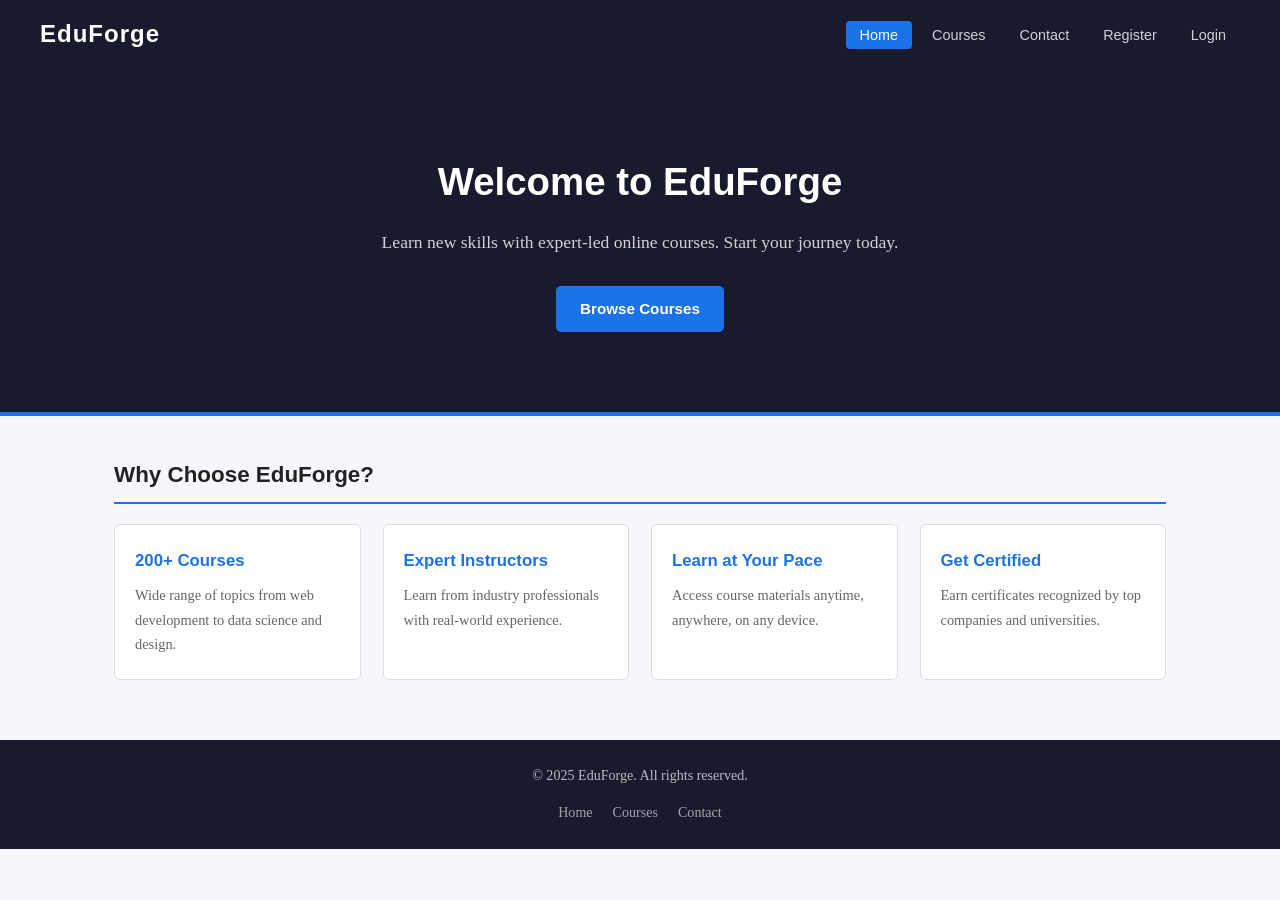
<file: index.html>
<!DOCTYPE html>
<html lang="en">
<head>
  <meta charset="UTF-8" />
  <meta name="viewport" content="width=device-width, initial-scale=1.0" />
  <title>EduForge - Home</title>
  <link rel="stylesheet" href="styles.css" />
</head>
<body>

  <!-- Navigation -->
  <nav>
    <div class="logo">EduForge</div>
    <ul>
      <li><a href="index.html" class="active">Home</a></li>
      <li><a href="courses.html">Courses</a></li>
      <li><a href="contact.html">Contact</a></li>
      <li><a href="register.html">Register</a></li>
      <li><a href="login.html">Login</a></li>
    </ul>
  </nav>

  <!-- Banner / Hero -->
  <header class="banner">
    <h1>Welcome to EduForge</h1>
    <p>Learn new skills with expert-led online courses. Start your journey today.</p>
    <a href="courses.html" class="btn">Browse Courses</a>
  </header>

  <!-- Introduction -->
  <section class="intro">
    <h2>Why Choose EduForge?</h2>
    <div class="cards">
      <div class="card">
        <h3>200+ Courses</h3>
        <p>Wide range of topics from web development to data science and design.</p>
      </div>
      <div class="card">
        <h3>Expert Instructors</h3>
        <p>Learn from industry professionals with real-world experience.</p>
      </div>
      <div class="card">
        <h3>Learn at Your Pace</h3>
        <p>Access course materials anytime, anywhere, on any device.</p>
      </div>
      <div class="card">
        <h3>Get Certified</h3>
        <p>Earn certificates recognized by top companies and universities.</p>
      </div>
    </div>
  </section>

  <!-- Footer -->
  <footer>
    <p>&copy; 2025 EduForge. All rights reserved.</p>
    <ul>
      <li><a href="index.html">Home</a></li>
      <li><a href="courses.html">Courses</a></li>
      <li><a href="contact.html">Contact</a></li>
    </ul>
  </footer>

</body>
</html>
</file>
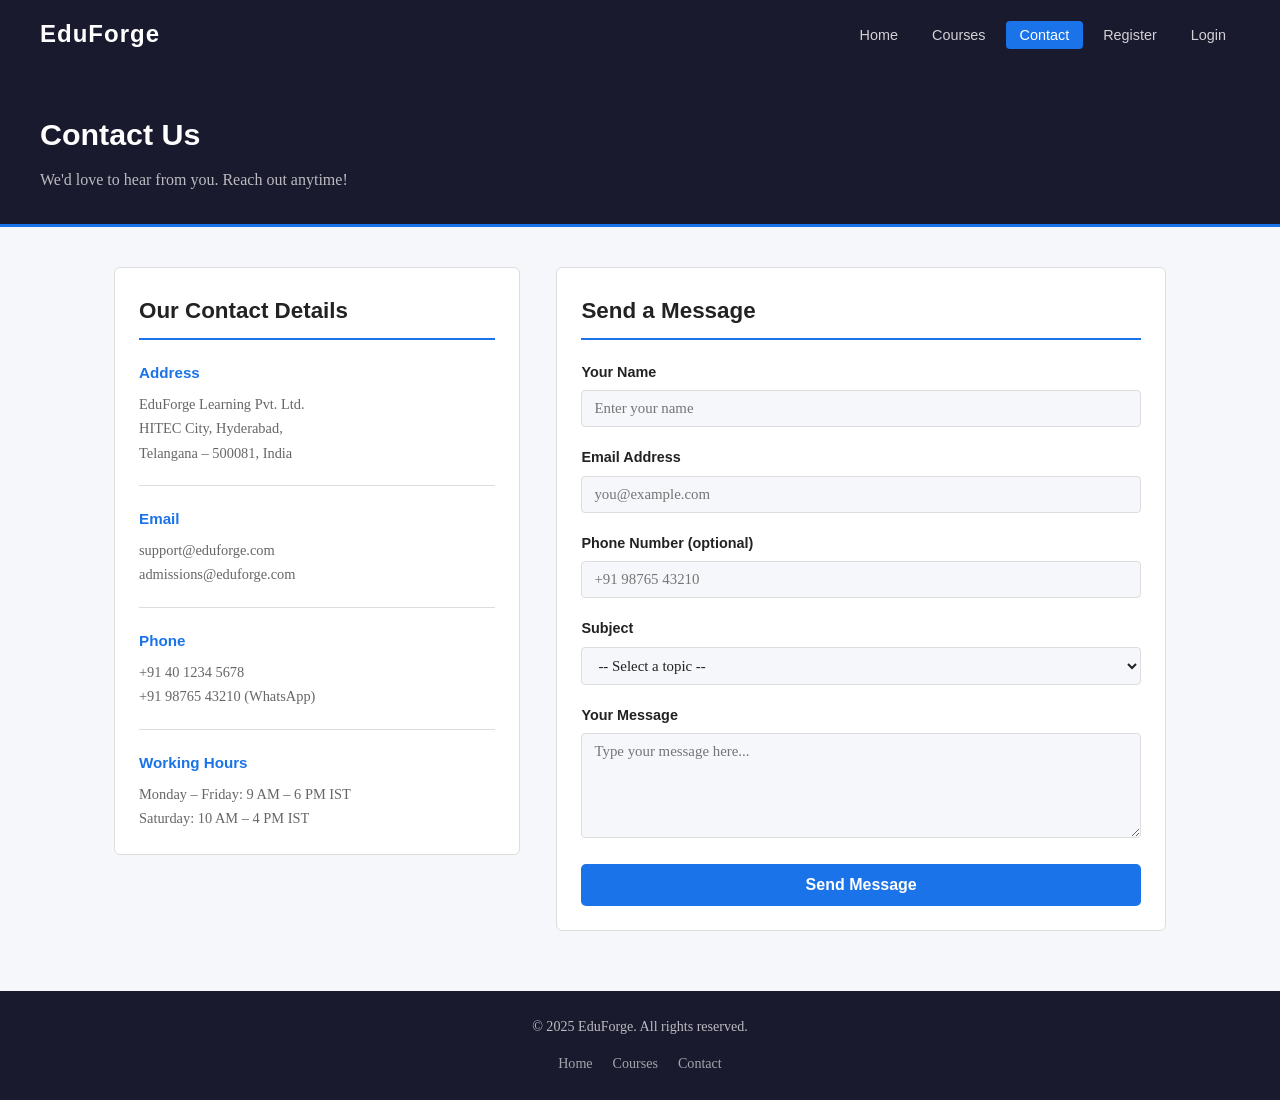
<file: contact.html>
<!DOCTYPE html>
<html lang="en">
<head>
  <meta charset="UTF-8" />
  <meta name="viewport" content="width=device-width, initial-scale=1.0" />
  <title>Contact - EduForge</title>
  <link rel="stylesheet" href="styles.css" />
</head>
<body>

  <!-- Navigation -->
  <nav>
    <div class="logo">EduForge</div>
    <ul>
      <li><a href="index.html">Home</a></li>
      <li><a href="courses.html">Courses</a></li>
      <li><a href="contact.html" class="active">Contact</a></li>
      <li><a href="register.html">Register</a></li>
      <li><a href="login.html">Login</a></li>
    </ul>
  </nav>

  <!-- Page Title -->
  <section class="page-title">
    <h1>Contact Us</h1>
    <p>We'd love to hear from you. Reach out anytime!</p>
  </section>

  <!-- Contact Section -->
  <section class="contact-section">

    <!-- Contact Info -->
    <div class="contact-info">
      <h2>Our Contact Details</h2>

      <div class="info-item">
        <h3>Address</h3>
        <p>EduForge Learning Pvt. Ltd.<br />
           HITEC City, Hyderabad,<br />
           Telangana – 500081, India</p>
      </div>

      <div class="info-item">
        <h3>Email</h3>
        <p>support@eduforge.com</p>
        <p>admissions@eduforge.com</p>
      </div>

      <div class="info-item">
        <h3>Phone</h3>
        <p>+91 40 1234 5678</p>
        <p>+91 98765 43210 (WhatsApp)</p>
      </div>

      <div class="info-item">
        <h3>Working Hours</h3>
        <p>Monday – Friday: 9 AM – 6 PM IST</p>
        <p>Saturday: 10 AM – 4 PM IST</p>
      </div>
    </div>

    <!-- Contact Form -->
    <div class="contact-form">
      <h2>Send a Message</h2>

      <div id="contactSuccess" class="msg-success" style="display:none;">
        Thank you! We will respond within 24 hours.
      </div>

      <form id="contactForm" novalidate>

        <div class="form-group">
          <label for="cName">Your Name</label>
          <input type="text" id="cName" placeholder="Enter your name" />
          <span class="error" id="cNameErr"></span>
        </div>

        <div class="form-group">
          <label for="cEmail">Email Address</label>
          <input type="email" id="cEmail" placeholder="you@example.com" />
          <span class="error" id="cEmailErr"></span>
        </div>

        <div class="form-group">
          <label for="cPhone">Phone Number (optional)</label>
          <input type="tel" id="cPhone" placeholder="+91 98765 43210" />
        </div>

        <div class="form-group">
          <label for="cSubject">Subject</label>
          <select id="cSubject">
            <option value="">-- Select a topic --</option>
            <option>Course Enquiry</option>
            <option>Technical Support</option>
            <option>Billing &amp; Payment</option>
            <option>Certificate Issue</option>
            <option>Other</option>
          </select>
          <span class="error" id="cSubjectErr"></span>
        </div>

        <div class="form-group">
          <label for="cMessage">Your Message</label>
          <textarea id="cMessage" rows="5" placeholder="Type your message here..."></textarea>
          <span class="error" id="cMessageErr"></span>
        </div>

        <button type="submit" class="btn">Send Message</button>
      </form>
    </div>

  </section>

  <!-- Footer -->
  <footer>
    <p>&copy; 2025 EduForge. All rights reserved.</p>
    <ul>
      <li><a href="index.html">Home</a></li>
      <li><a href="courses.html">Courses</a></li>
      <li><a href="contact.html">Contact</a></li>
    </ul>
  </footer>

  <script>
    document.getElementById("contactForm").addEventListener("submit", function(e) {
      e.preventDefault();

      document.querySelectorAll(".error").forEach(el => el.textContent = "");
      document.getElementById("contactSuccess").style.display = "none";

      var name    = document.getElementById("cName").value.trim();
      var email   = document.getElementById("cEmail").value.trim();
      var subject = document.getElementById("cSubject").value;
      var message = document.getElementById("cMessage").value.trim();
      var valid   = true;

      if (name.length < 2) {
        document.getElementById("cNameErr").textContent = "Please enter your name.";
        valid = false;
      }
      if (!/^[^\s@]+@[^\s@]+\.[^\s@]+$/.test(email)) {
        document.getElementById("cEmailErr").textContent = "Please enter a valid email.";
        valid = false;
      }
      if (!subject) {
        document.getElementById("cSubjectErr").textContent = "Please select a subject.";
        valid = false;
      }
      if (message.length < 10) {
        document.getElementById("cMessageErr").textContent = "Message must be at least 10 characters.";
        valid = false;
      }

      if (valid) {
        document.getElementById("contactSuccess").style.display = "block";
        this.reset();
      }
    });
  </script>

</body>
</html>
</file>
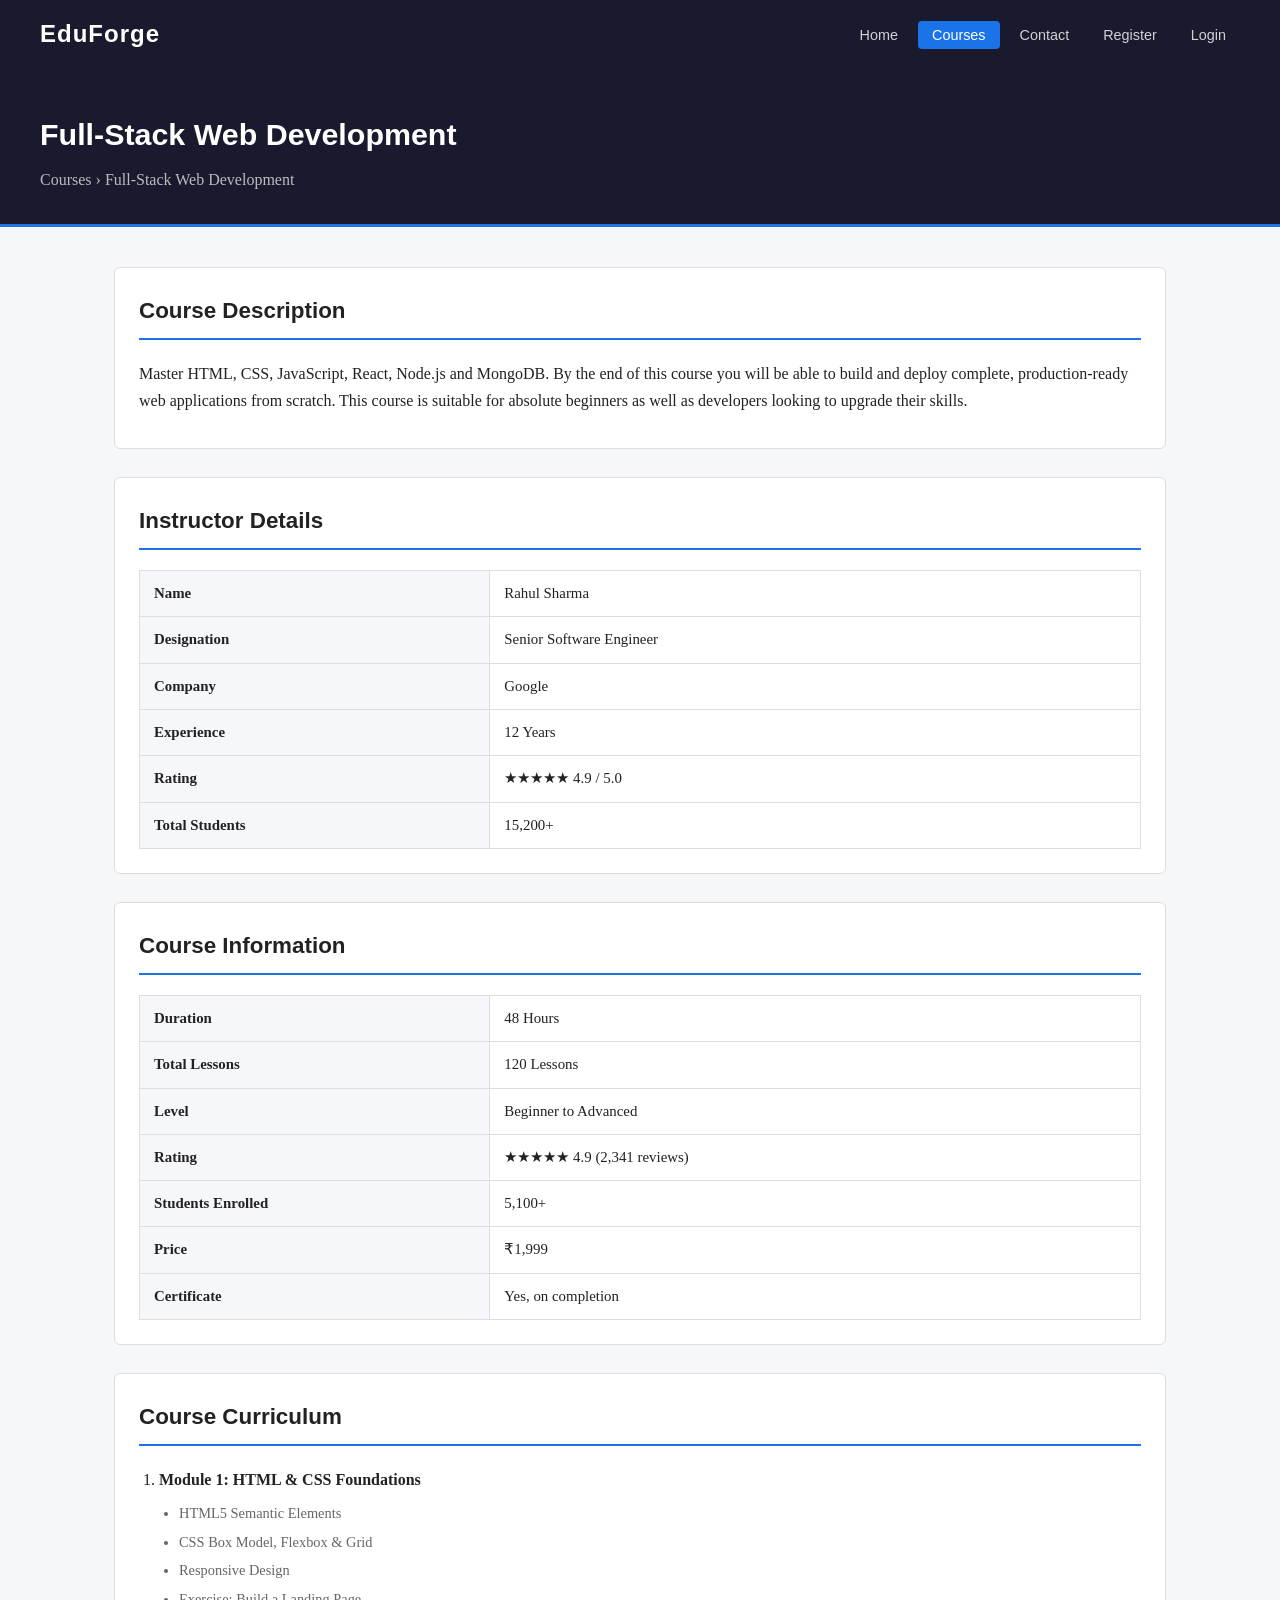
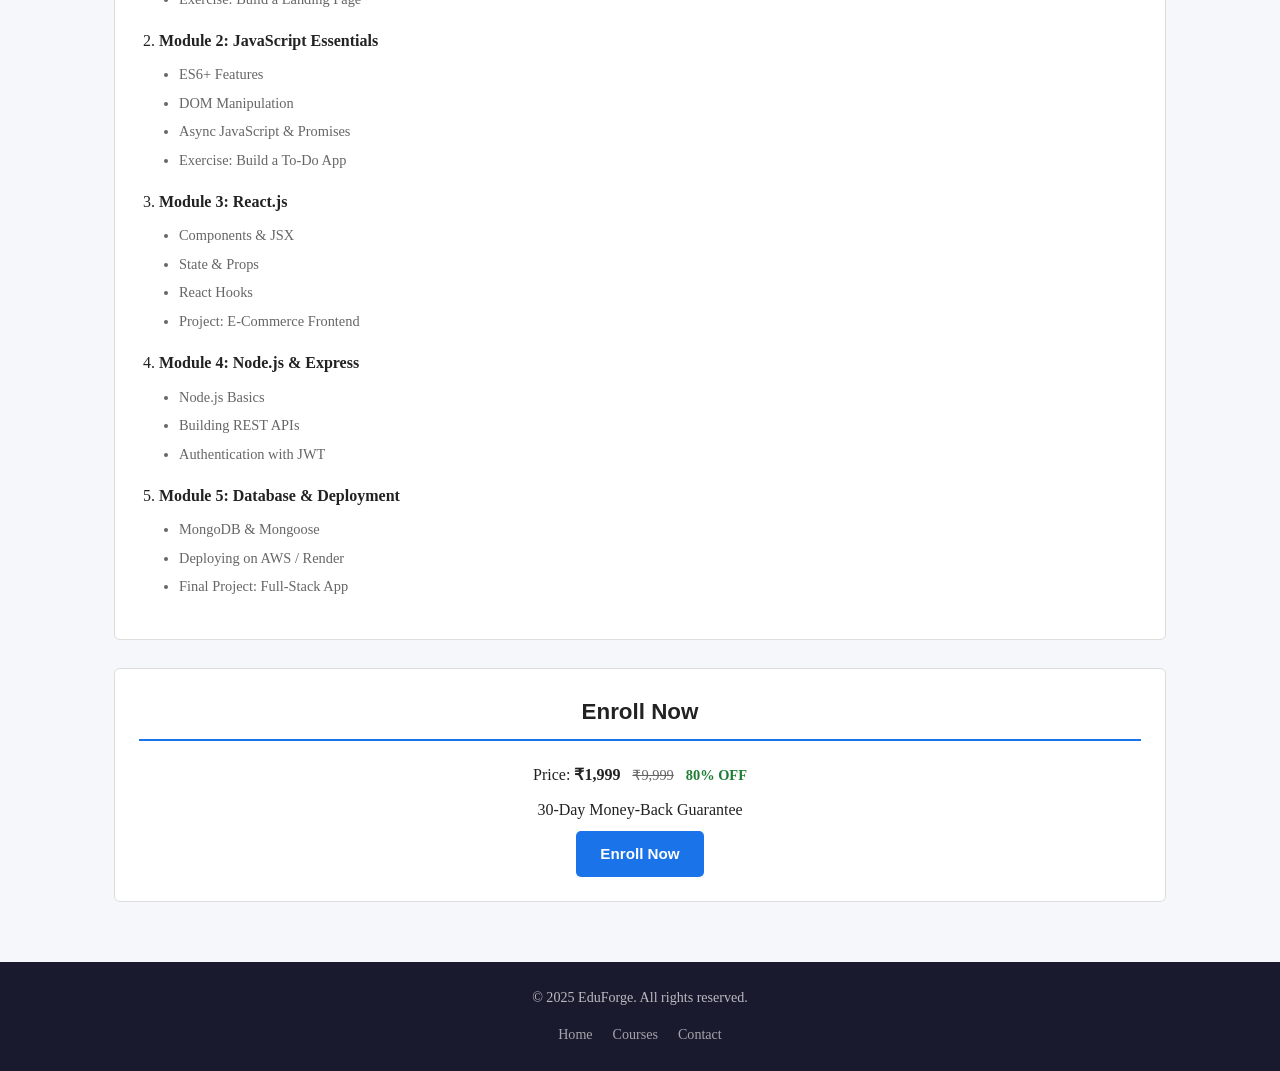
<file: course-detail.html>
<!DOCTYPE html>
<html lang="en">
<head>
  <meta charset="UTF-8" />
  <meta name="viewport" content="width=device-width, initial-scale=1.0" />
  <title>Course Detail - EduForge</title>
  <link rel="stylesheet" href="styles.css" />
</head>
<body>

  <!-- Navigation -->
  <nav>
    <div class="logo">EduForge</div>
    <ul>
      <li><a href="index.html">Home</a></li>
      <li><a href="courses.html" class="active">Courses</a></li>
      <li><a href="contact.html">Contact</a></li>
      <li><a href="register.html">Register</a></li>
      <li><a href="login.html">Login</a></li>
    </ul>
  </nav>

  <!-- Page Title -->
  <section class="page-title">
    <h1>Full-Stack Web Development</h1>
    <p><a href="courses.html">Courses</a> &rsaquo; Full-Stack Web Development</p>
  </section>

  <!-- Course Detail -->
  <section class="detail-section">

    <!-- Description -->
    <div class="detail-box">
      <h2>Course Description</h2>
      <p>Master HTML, CSS, JavaScript, React, Node.js and MongoDB. By the end of this course you will be able to build and deploy complete, production-ready web applications from scratch. This course is suitable for absolute beginners as well as developers looking to upgrade their skills.</p>
    </div>

    <!-- Instructor -->
    <div class="detail-box">
      <h2>Instructor Details</h2>
      <table class="info-table">
        <tr><th>Name</th><td>Rahul Sharma</td></tr>
        <tr><th>Designation</th><td>Senior Software Engineer</td></tr>
        <tr><th>Company</th><td>Google</td></tr>
        <tr><th>Experience</th><td>12 Years</td></tr>
        <tr><th>Rating</th><td>★★★★★ 4.9 / 5.0</td></tr>
        <tr><th>Total Students</th><td>15,200+</td></tr>
      </table>
    </div>

    <!-- Course Info -->
    <div class="detail-box">
      <h2>Course Information</h2>
      <table class="info-table">
        <tr><th>Duration</th><td>48 Hours</td></tr>
        <tr><th>Total Lessons</th><td>120 Lessons</td></tr>
        <tr><th>Level</th><td>Beginner to Advanced</td></tr>
        <tr><th>Rating</th><td>★★★★★ 4.9 (2,341 reviews)</td></tr>
        <tr><th>Students Enrolled</th><td>5,100+</td></tr>
        <tr><th>Price</th><td>₹1,999</td></tr>
        <tr><th>Certificate</th><td>Yes, on completion</td></tr>
      </table>
    </div>

    <!-- Curriculum -->
    <div class="detail-box">
      <h2>Course Curriculum</h2>
      <ol class="curriculum-list">
        <li>
          <strong>Module 1: HTML &amp; CSS Foundations</strong>
          <ul>
            <li>HTML5 Semantic Elements</li>
            <li>CSS Box Model, Flexbox &amp; Grid</li>
            <li>Responsive Design</li>
            <li>Exercise: Build a Landing Page</li>
          </ul>
        </li>
        <li>
          <strong>Module 2: JavaScript Essentials</strong>
          <ul>
            <li>ES6+ Features</li>
            <li>DOM Manipulation</li>
            <li>Async JavaScript &amp; Promises</li>
            <li>Exercise: Build a To-Do App</li>
          </ul>
        </li>
        <li>
          <strong>Module 3: React.js</strong>
          <ul>
            <li>Components &amp; JSX</li>
            <li>State &amp; Props</li>
            <li>React Hooks</li>
            <li>Project: E-Commerce Frontend</li>
          </ul>
        </li>
        <li>
          <strong>Module 4: Node.js &amp; Express</strong>
          <ul>
            <li>Node.js Basics</li>
            <li>Building REST APIs</li>
            <li>Authentication with JWT</li>
          </ul>
        </li>
        <li>
          <strong>Module 5: Database &amp; Deployment</strong>
          <ul>
            <li>MongoDB &amp; Mongoose</li>
            <li>Deploying on AWS / Render</li>
            <li>Final Project: Full-Stack App</li>
          </ul>
        </li>
      </ol>
    </div>

    <!-- Enroll -->
    <div class="detail-box enroll-box">
      <h2>Enroll Now</h2>
      <p>Price: <strong>₹1,999</strong> &nbsp; <span class="old-price">₹9,999</span> &nbsp; <span class="discount">80% OFF</span></p>
      <p>30-Day Money-Back Guarantee</p>
      <a href="register.html" class="btn">Enroll Now</a>
    </div>

  </section>

  <!-- Footer -->
  <footer>
    <p>&copy; 2025 EduForge. All rights reserved.</p>
    <ul>
      <li><a href="index.html">Home</a></li>
      <li><a href="courses.html">Courses</a></li>
      <li><a href="contact.html">Contact</a></li>
    </ul>
  </footer>

</body>
</html>
</file>
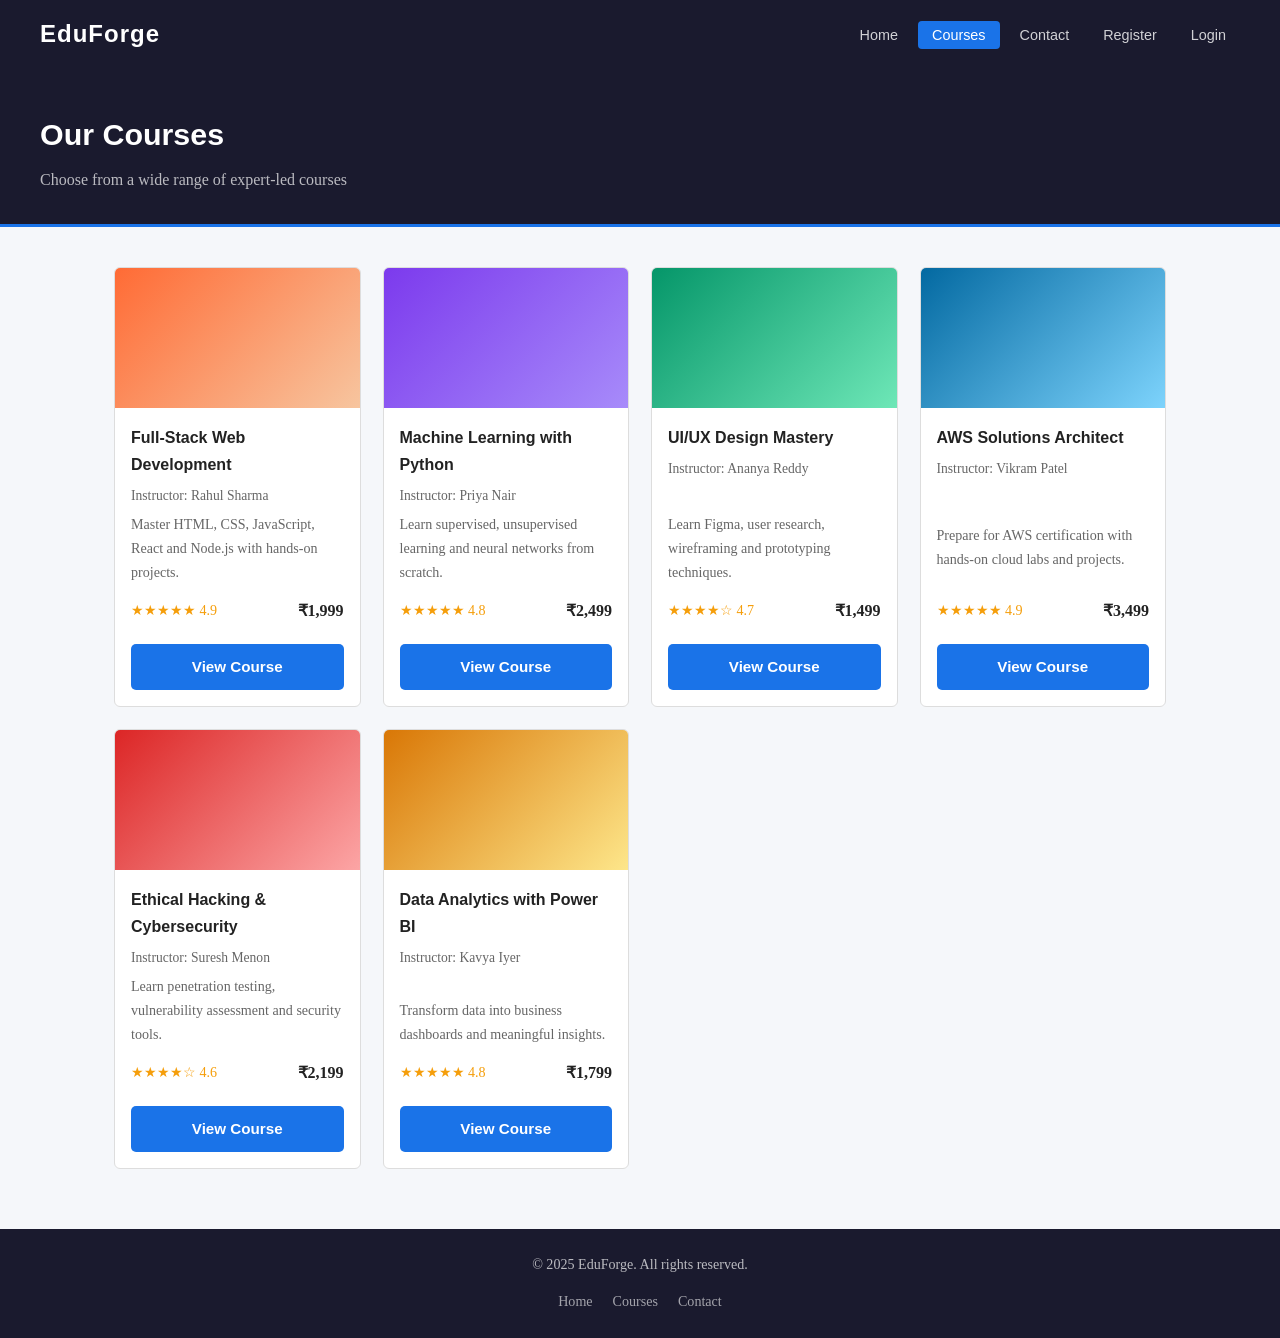
<file: courses.html>
<!DOCTYPE html>
<html lang="en">
<head>
  <meta charset="UTF-8" />
  <meta name="viewport" content="width=device-width, initial-scale=1.0" />
  <title>Courses - EduForge</title>
  <link rel="stylesheet" href="styles.css" />
</head>
<body>

  <!-- Navigation -->
  <nav>
    <div class="logo">EduForge</div>
    <ul>
      <li><a href="index.html">Home</a></li>
      <li><a href="courses.html" class="active">Courses</a></li>
      <li><a href="contact.html">Contact</a></li>
      <li><a href="register.html">Register</a></li>
      <li><a href="login.html">Login</a></li>
    </ul>
  </nav>

  <!-- Page Title -->
  <section class="page-title">
    <h1>Our Courses</h1>
    <p>Choose from a wide range of expert-led courses</p>
  </section>

  <!-- Course Cards -->
  <section class="courses-section">
    <div class="cards">

      <div class="course-card">
        <div class="course-img img1"></div>
        <div class="course-info">
          <h3>Full-Stack Web Development</h3>
          <p class="instructor">Instructor: Rahul Sharma</p>
          <p>Master HTML, CSS, JavaScript, React and Node.js with hands-on projects.</p>
          <div class="course-meta">
            <span class="rating">★★★★★ 4.9</span>
            <span class="price">₹1,999</span>
          </div>
          <a href="course-detail.html" class="btn">View Course</a>
        </div>
      </div>

      <div class="course-card">
        <div class="course-img img2"></div>
        <div class="course-info">
          <h3>Machine Learning with Python</h3>
          <p class="instructor">Instructor: Priya Nair</p>
          <p>Learn supervised, unsupervised learning and neural networks from scratch.</p>
          <div class="course-meta">
            <span class="rating">★★★★★ 4.8</span>
            <span class="price">₹2,499</span>
          </div>
          <a href="course-detail.html" class="btn">View Course</a>
        </div>
      </div>

      <div class="course-card">
        <div class="course-img img3"></div>
        <div class="course-info">
          <h3>UI/UX Design Mastery</h3>
          <p class="instructor">Instructor: Ananya Reddy</p>
          <p>Learn Figma, user research, wireframing and prototyping techniques.</p>
          <div class="course-meta">
            <span class="rating">★★★★☆ 4.7</span>
            <span class="price">₹1,499</span>
          </div>
          <a href="course-detail.html" class="btn">View Course</a>
        </div>
      </div>

      <div class="course-card">
        <div class="course-img img4"></div>
        <div class="course-info">
          <h3>AWS Solutions Architect</h3>
          <p class="instructor">Instructor: Vikram Patel</p>
          <p>Prepare for AWS certification with hands-on cloud labs and projects.</p>
          <div class="course-meta">
            <span class="rating">★★★★★ 4.9</span>
            <span class="price">₹3,499</span>
          </div>
          <a href="course-detail.html" class="btn">View Course</a>
        </div>
      </div>

      <div class="course-card">
        <div class="course-img img5"></div>
        <div class="course-info">
          <h3>Ethical Hacking &amp; Cybersecurity</h3>
          <p class="instructor">Instructor: Suresh Menon</p>
          <p>Learn penetration testing, vulnerability assessment and security tools.</p>
          <div class="course-meta">
            <span class="rating">★★★★☆ 4.6</span>
            <span class="price">₹2,199</span>
          </div>
          <a href="course-detail.html" class="btn">View Course</a>
        </div>
      </div>

      <div class="course-card">
        <div class="course-img img6"></div>
        <div class="course-info">
          <h3>Data Analytics with Power BI</h3>
          <p class="instructor">Instructor: Kavya Iyer</p>
          <p>Transform data into business dashboards and meaningful insights.</p>
          <div class="course-meta">
            <span class="rating">★★★★★ 4.8</span>
            <span class="price">₹1,799</span>
          </div>
          <a href="course-detail.html" class="btn">View Course</a>
        </div>
      </div>

    </div>
  </section>

  <!-- Footer -->
  <footer>
    <p>&copy; 2025 EduForge. All rights reserved.</p>
    <ul>
      <li><a href="index.html">Home</a></li>
      <li><a href="courses.html">Courses</a></li>
      <li><a href="contact.html">Contact</a></li>
    </ul>
  </footer>

</body>
</html>
</file>
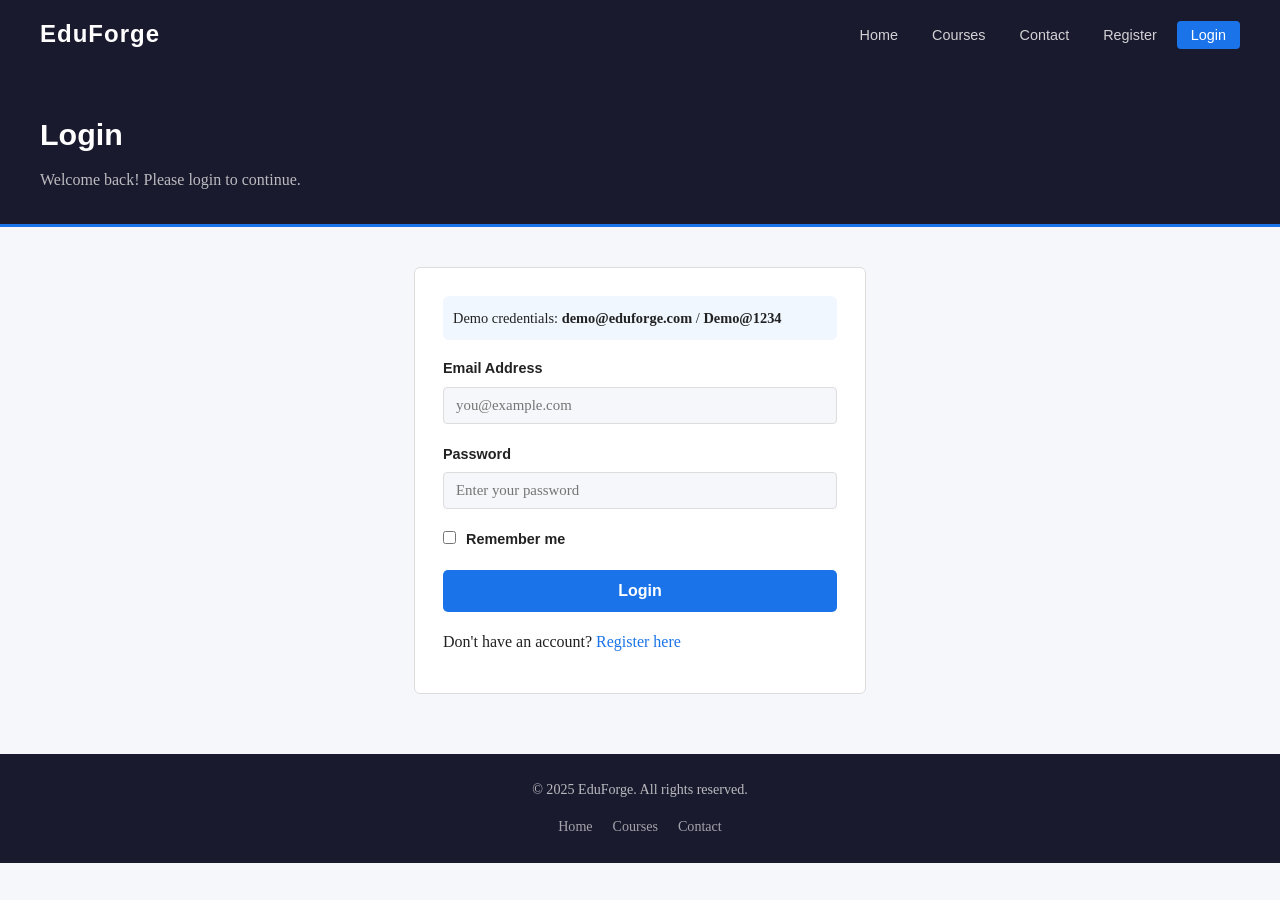
<file: login.html>
<!DOCTYPE html>
<html lang="en">
<head>
  <meta charset="UTF-8" />
  <meta name="viewport" content="width=device-width, initial-scale=1.0" />
  <title>Login - EduForge</title>
  <link rel="stylesheet" href="styles.css" />
</head>
<body>

  <!-- Navigation -->
  <nav>
    <div class="logo">EduForge</div>
    <ul>
      <li><a href="index.html">Home</a></li>
      <li><a href="courses.html">Courses</a></li>
      <li><a href="contact.html">Contact</a></li>
      <li><a href="register.html">Register</a></li>
      <li><a href="login.html" class="active">Login</a></li>
    </ul>
  </nav>

  <!-- Page Title -->
  <section class="page-title">
    <h1>Login</h1>
    <p>Welcome back! Please login to continue.</p>
  </section>

  <!-- Login Form -->
  <section class="form-section">
    <form id="loginForm" novalidate>

      <div id="loginError" class="msg-error" style="display:none;">
        Invalid email or password. Please try again.
      </div>
      <div id="loginSuccess" class="msg-success" style="display:none;">
        Login successful! Redirecting...
      </div>

      <p style="margin-bottom:16px; background:#f0f7ff; padding:10px; border-radius:6px; font-size:0.9rem;">
        Demo credentials: <strong>demo@eduforge.com</strong> / <strong>Demo@1234</strong>
      </p>

      <div class="form-group">
        <label for="loginEmail">Email Address</label>
        <input type="email" id="loginEmail" placeholder="you@example.com" />
        <span class="error" id="loginEmailErr"></span>
      </div>

      <div class="form-group">
        <label for="loginPassword">Password</label>
        <input type="password" id="loginPassword" placeholder="Enter your password" />
        <span class="error" id="loginPassErr"></span>
      </div>

      <div class="form-group">
        <label><input type="checkbox" id="remember" /> Remember me</label>
      </div>

      <button type="submit" class="btn">Login</button>

      <p style="margin-top:16px;">Don't have an account? <a href="register.html">Register here</a></p>
    </form>
  </section>

  <!-- Footer -->
  <footer>
    <p>&copy; 2025 EduForge. All rights reserved.</p>
    <ul>
      <li><a href="index.html">Home</a></li>
      <li><a href="courses.html">Courses</a></li>
      <li><a href="contact.html">Contact</a></li>
    </ul>
  </footer>

  <script>
    document.getElementById("loginForm").addEventListener("submit", function(e) {
      e.preventDefault();

      document.querySelectorAll(".error").forEach(el => el.textContent = "");
      document.getElementById("loginError").style.display   = "none";
      document.getElementById("loginSuccess").style.display = "none";

      var email    = document.getElementById("loginEmail").value.trim();
      var password = document.getElementById("loginPassword").value;
      var valid    = true;

      if (!email) {
        document.getElementById("loginEmailErr").textContent = "Email is required.";
        valid = false;
      } else if (!/^[^\s@]+@[^\s@]+\.[^\s@]+$/.test(email)) {
        document.getElementById("loginEmailErr").textContent = "Enter a valid email address.";
        valid = false;
      }

      if (!password) {
        document.getElementById("loginPassErr").textContent = "Password is required.";
        valid = false;
      }

      if (!valid) return;

      // Demo login check
      if (email === "demo@eduforge.com" && password === "Demo@1234") {
        document.getElementById("loginSuccess").style.display = "block";
        setTimeout(function() { window.location.href = "index.html"; }, 2000);
      } else {
        document.getElementById("loginError").style.display = "block";
      }
    });
  </script>

</body>
</html>
</file>
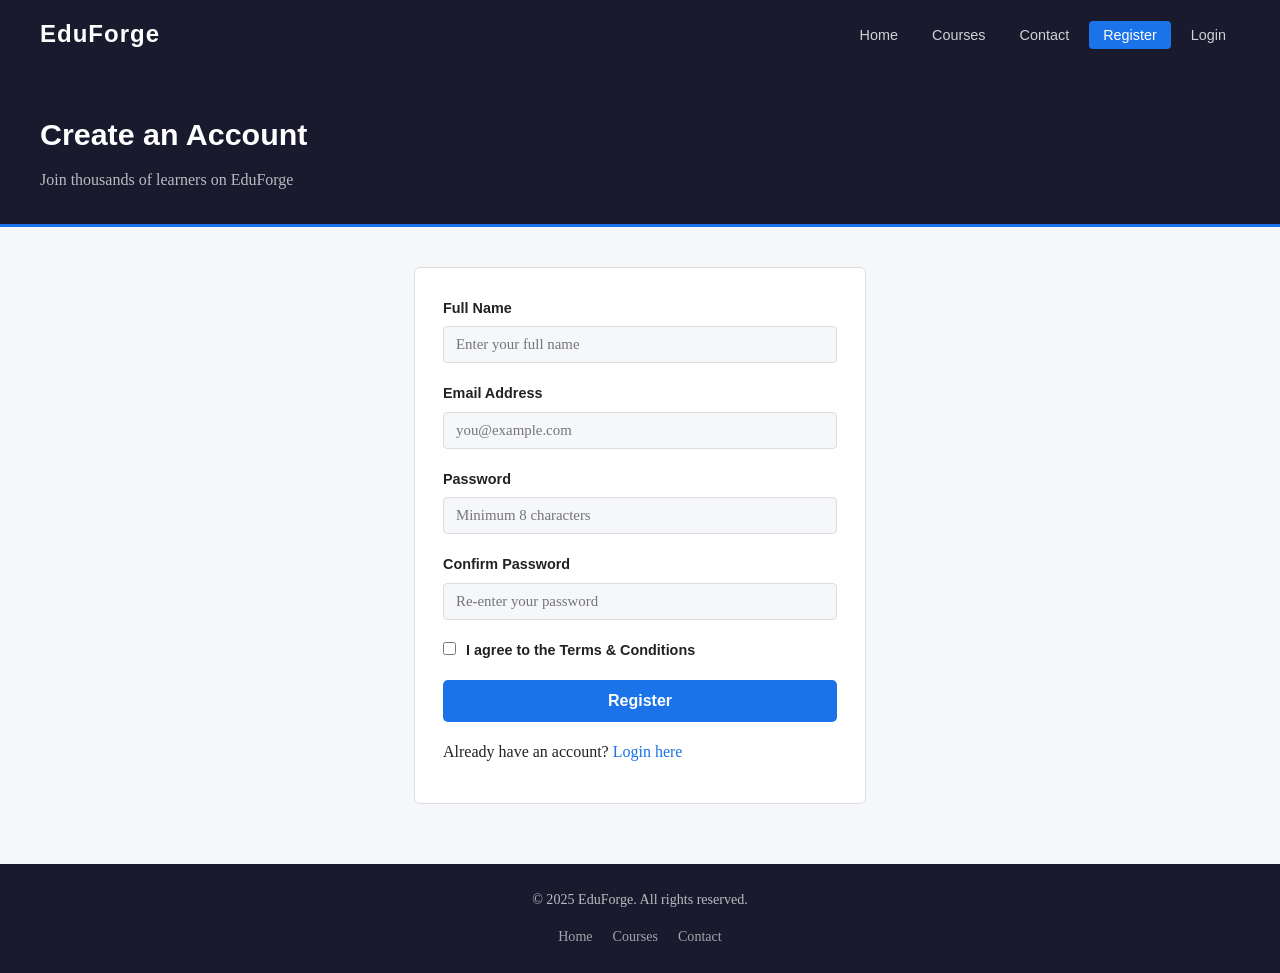
<file: register.html>
<!DOCTYPE html>
<html lang="en">
<head>
  <meta charset="UTF-8" />
  <meta name="viewport" content="width=device-width, initial-scale=1.0" />
  <title>Register - EduForge</title>
  <link rel="stylesheet" href="styles.css" />
</head>
<body>

  <!-- Navigation -->
  <nav>
    <div class="logo">EduForge</div>
    <ul>
      <li><a href="index.html">Home</a></li>
      <li><a href="courses.html">Courses</a></li>
      <li><a href="contact.html">Contact</a></li>
      <li><a href="register.html" class="active">Register</a></li>
      <li><a href="login.html">Login</a></li>
    </ul>
  </nav>

  <!-- Page Title -->
  <section class="page-title">
    <h1>Create an Account</h1>
    <p>Join thousands of learners on EduForge</p>
  </section>

  <!-- Register Form -->
  <section class="form-section">
    <form id="registerForm" novalidate>

      <div id="successMsg" class="msg-success" style="display:none;">
        Account created successfully! <a href="login.html">Login here</a>
      </div>

      <div class="form-group">
        <label for="name">Full Name</label>
        <input type="text" id="name" placeholder="Enter your full name" />
        <span class="error" id="nameErr"></span>
      </div>

      <div class="form-group">
        <label for="email">Email Address</label>
        <input type="email" id="email" placeholder="you@example.com" />
        <span class="error" id="emailErr"></span>
      </div>

      <div class="form-group">
        <label for="password">Password</label>
        <input type="password" id="password" placeholder="Minimum 8 characters" />
        <span class="error" id="passErr"></span>
      </div>

      <div class="form-group">
        <label for="confirm">Confirm Password</label>
        <input type="password" id="confirm" placeholder="Re-enter your password" />
        <span class="error" id="confirmErr"></span>
      </div>

      <div class="form-group">
        <label>
          <input type="checkbox" id="terms" />
          I agree to the Terms &amp; Conditions
        </label>
        <span class="error" id="termsErr"></span>
      </div>

      <button type="submit" class="btn">Register</button>

      <p style="margin-top:16px;">Already have an account? <a href="login.html">Login here</a></p>
    </form>
  </section>

  <!-- Footer -->
  <footer>
    <p>&copy; 2025 EduForge. All rights reserved.</p>
    <ul>
      <li><a href="index.html">Home</a></li>
      <li><a href="courses.html">Courses</a></li>
      <li><a href="contact.html">Contact</a></li>
    </ul>
  </footer>

  <script>
    document.getElementById("registerForm").addEventListener("submit", function(e) {
      e.preventDefault();

      // Clear previous errors
      document.querySelectorAll(".error").forEach(el => el.textContent = "");
      document.getElementById("successMsg").style.display = "none";

      var name     = document.getElementById("name").value.trim();
      var email    = document.getElementById("email").value.trim();
      var password = document.getElementById("password").value;
      var confirm  = document.getElementById("confirm").value;
      var terms    = document.getElementById("terms").checked;
      var valid    = true;

      // Name
      if (name.length < 3) {
        document.getElementById("nameErr").textContent = "Name must be at least 3 characters.";
        valid = false;
      }

      // Email
      var emailPattern = /^[^\s@]+@[^\s@]+\.[^\s@]+$/;
      if (!emailPattern.test(email)) {
        document.getElementById("emailErr").textContent = "Please enter a valid email address.";
        valid = false;
      }

      // Password
      if (password.length < 8) {
        document.getElementById("passErr").textContent = "Password must be at least 8 characters.";
        valid = false;
      }

      // Confirm Password
      if (password !== confirm) {
        document.getElementById("confirmErr").textContent = "Passwords do not match.";
        valid = false;
      }

      // Terms
      if (!terms) {
        document.getElementById("termsErr").textContent = "You must accept the terms to continue.";
        valid = false;
      }

      if (valid) {
        document.getElementById("successMsg").style.display = "block";
        this.reset();
      }
    });
  </script>

</body>
</html>
</file>
<file: styles.css>
/* =============================================
   EduForge - styles.css
   External CSS for all pages
   ============================================= */

/* ---------- CSS Variables ---------- */
:root {
  --blue:       #1a73e8;
  --blue-dark:  #1558b0;
  --text:       #222222;
  --muted:      #666666;
  --border:     #dddddd;
  --bg:         #f5f7fa;
  --white:      #ffffff;
  --green:      #1e7e34;
  --red:        #c0392b;
  --yellow:     #f59e0b;
}

/* ---------- Reset ---------- */
* {
  box-sizing: border-box;
  margin: 0;
  padding: 0;
}

body {
  font-family: Georgia, 'Times New Roman', serif;
  font-size: 16px;
  color: var(--text);
  background-color: var(--bg);
  line-height: 1.7;
}

a {
  color: var(--blue);
  text-decoration: none;
}

a:hover {
  text-decoration: underline;
  color: var(--blue-dark);
}

h1, h2, h3 {
  font-family: Arial, Helvetica, sans-serif;
  font-weight: bold;
  margin-bottom: 10px;
}

p {
  margin-bottom: 10px;
}

ul {
  list-style: none;
}

img {
  max-width: 100%;
  display: block;
}


/* =============================================
   NAVIGATION
   ============================================= */
nav {
  display: flex;
  align-items: center;
  justify-content: space-between;
  background-color: #1a1a2e;
  padding: 14px 40px;
  flex-wrap: wrap;
  gap: 10px;
}

nav .logo {
  font-size: 1.5rem;
  font-weight: bold;
  color: var(--white);
  font-family: Arial, Helvetica, sans-serif;
  letter-spacing: 1px;
}

nav ul {
  display: flex;
  gap: 6px;
  flex-wrap: wrap;
}

nav ul li a {
  color: rgba(255, 255, 255, 0.8);
  padding: 6px 14px;
  border-radius: 4px;
  font-size: 0.9rem;
  font-family: Arial, Helvetica, sans-serif;
  transition: background 0.2s;
}

nav ul li a:hover,
nav ul li a.active {
  background-color: var(--blue);
  color: var(--white);
  text-decoration: none;
}


/* =============================================
   BANNER (Home page)
   ============================================= */
.banner {
  background-color: #1a1a2e;
  color: var(--white);
  text-align: center;
  padding: 80px 20px;
  border-bottom: 4px solid var(--blue);
}

.banner h1 {
  font-size: 2.4rem;
  margin-bottom: 14px;
  color: var(--white);
}

.banner p {
  font-size: 1.1rem;
  color: rgba(255, 255, 255, 0.8);
  max-width: 560px;
  margin: 0 auto 28px auto;
}


/* =============================================
   BUTTON
   ============================================= */
.btn {
  display: inline-block;
  background-color: var(--blue);
  color: var(--white);
  padding: 10px 24px;
  border-radius: 5px;
  font-family: Arial, Helvetica, sans-serif;
  font-size: 0.95rem;
  font-weight: bold;
  border: none;
  cursor: pointer;
  transition: background 0.2s;
  text-decoration: none;
}

.btn:hover {
  background-color: var(--blue-dark);
  color: var(--white);
  text-decoration: none;
}


/* =============================================
   SECTIONS — shared styles
   ============================================= */
.intro,
.courses-section,
.detail-section,
.form-section,
.contact-section {
  max-width: 1100px;
  margin: 40px auto;
  padding: 0 24px;
}

.page-title {
  background-color: #1a1a2e;
  color: var(--white);
  padding: 40px 40px 30px;
  border-bottom: 3px solid var(--blue);
}

.page-title h1 {
  font-size: 1.9rem;
  color: var(--white);
  margin-bottom: 6px;
}

.page-title p {
  color: rgba(255, 255, 255, 0.7);
  margin: 0;
}

.page-title a {
  color: rgba(255, 255, 255, 0.7);
}

.page-title a:hover {
  color: var(--white);
}

/* Section headings */
.intro h2,
.courses-section h2,
.detail-box h2,
.contact-info h2,
.contact-form h2 {
  font-size: 1.4rem;
  border-bottom: 2px solid var(--blue);
  padding-bottom: 8px;
  margin-bottom: 20px;
}


/* =============================================
   CARDS GRID (Home & Courses)
   ============================================= */
.cards {
  display: grid;
  grid-template-columns: repeat(auto-fill, minmax(240px, 1fr));
  gap: 22px;
  margin-top: 20px;
}

/* Home info cards */
.card {
  background-color: var(--white);
  border: 1px solid var(--border);
  border-radius: 6px;
  padding: 22px 20px;
  transition: box-shadow 0.2s;
}

.card:hover {
  box-shadow: 0 4px 14px rgba(0, 0, 0, 0.1);
}

.card h3 {
  font-size: 1.05rem;
  color: var(--blue);
  margin-bottom: 8px;
}

.card p {
  font-size: 0.9rem;
  color: var(--muted);
  margin: 0;
}


/* =============================================
   COURSE CARDS
   ============================================= */
.course-card {
  background-color: var(--white);
  border: 1px solid var(--border);
  border-radius: 6px;
  overflow: hidden;
  transition: box-shadow 0.2s;
  display: flex;
  flex-direction: column;
}

.course-card:hover {
  box-shadow: 0 4px 16px rgba(0, 0, 0, 0.1);
}

/* Coloured placeholder for course image */
.course-img {
  height: 140px;
  width: 100%;
}

.img1 { background: linear-gradient(135deg, #ff6b35, #f7c59f); }
.img2 { background: linear-gradient(135deg, #7c3aed, #a78bfa); }
.img3 { background: linear-gradient(135deg, #059669, #6ee7b7); }
.img4 { background: linear-gradient(135deg, #0369a1, #7dd3fc); }
.img5 { background: linear-gradient(135deg, #dc2626, #fca5a5); }
.img6 { background: linear-gradient(135deg, #d97706, #fde68a); }

.course-info {
  padding: 16px;
  flex: 1;
  display: flex;
  flex-direction: column;
  gap: 6px;
}

.course-info h3 {
  font-size: 1rem;
  margin-bottom: 0;
}

.course-info .instructor {
  font-size: 0.85rem;
  color: var(--muted);
  margin: 0;
}

.course-info p {
  font-size: 0.88rem;
  color: var(--muted);
  margin: 0;
  flex: 1;
}

.course-meta {
  display: flex;
  justify-content: space-between;
  align-items: center;
  margin: 6px 0;
}

.rating {
  color: var(--yellow);
  font-size: 0.88rem;
}

.price {
  font-weight: bold;
  color: var(--text);
  font-size: 1rem;
}

.course-info .btn {
  margin-top: 8px;
  text-align: center;
}


/* =============================================
   COURSE DETAIL
   ============================================= */
.detail-section {
  display: flex;
  flex-direction: column;
  gap: 28px;
}

.detail-box {
  background-color: var(--white);
  border: 1px solid var(--border);
  border-radius: 6px;
  padding: 24px;
}

.info-table {
  width: 100%;
  border-collapse: collapse;
  font-size: 0.93rem;
}

.info-table th,
.info-table td {
  padding: 10px 14px;
  border: 1px solid var(--border);
  text-align: left;
}

.info-table th {
  background-color: var(--bg);
  font-weight: bold;
  width: 35%;
}

.curriculum-list {
  padding-left: 20px;
}

.curriculum-list > li {
  margin-bottom: 14px;
  list-style: decimal;
}

.curriculum-list > li > ul {
  margin-top: 6px;
  padding-left: 20px;
}

.curriculum-list > li > ul > li {
  list-style: disc;
  font-size: 0.9rem;
  color: var(--muted);
  padding: 2px 0;
}

.enroll-box {
  text-align: center;
}

.enroll-box p {
  font-size: 1rem;
  margin-bottom: 8px;
}

.old-price {
  text-decoration: line-through;
  color: var(--muted);
  font-size: 0.9rem;
}

.discount {
  color: var(--green);
  font-weight: bold;
  font-size: 0.9rem;
}


/* =============================================
   FORMS (Register, Login)
   ============================================= */
.form-section {
  max-width: 500px;
}

form {
  background-color: var(--white);
  border: 1px solid var(--border);
  border-radius: 6px;
  padding: 28px;
}

.form-group {
  margin-bottom: 18px;
}

.form-group label {
  display: block;
  font-weight: bold;
  font-size: 0.9rem;
  margin-bottom: 6px;
  font-family: Arial, Helvetica, sans-serif;
}

.form-group input[type="text"],
.form-group input[type="email"],
.form-group input[type="password"],
.form-group input[type="tel"],
.form-group select,
.form-group textarea {
  width: 100%;
  padding: 9px 12px;
  border: 1px solid var(--border);
  border-radius: 4px;
  font-size: 0.93rem;
  font-family: Georgia, serif;
  color: var(--text);
  background-color: var(--bg);
  outline: none;
  transition: border-color 0.2s;
}

.form-group input:focus,
.form-group select:focus,
.form-group textarea:focus {
  border-color: var(--blue);
  background-color: var(--white);
}

.form-group input[type="checkbox"] {
  width: auto;
  margin-right: 6px;
}

.error {
  display: block;
  color: var(--red);
  font-size: 0.82rem;
  margin-top: 4px;
}

.msg-success {
  background-color: #d4edda;
  border: 1px solid #c3e6cb;
  color: var(--green);
  padding: 12px;
  border-radius: 4px;
  margin-bottom: 16px;
  font-size: 0.9rem;
}

.msg-error {
  background-color: #f8d7da;
  border: 1px solid #f5c6cb;
  color: var(--red);
  padding: 12px;
  border-radius: 4px;
  margin-bottom: 16px;
  font-size: 0.9rem;
}

form .btn {
  width: 100%;
  padding: 12px;
  font-size: 1rem;
}


/* =============================================
   CONTACT PAGE
   ============================================= */
.contact-section {
  display: grid;
  grid-template-columns: 1fr 1.5fr;
  gap: 36px;
  align-items: start;
}

.contact-info {
  background-color: var(--white);
  border: 1px solid var(--border);
  border-radius: 6px;
  padding: 24px;
}

.info-item {
  margin-bottom: 20px;
  padding-bottom: 20px;
  border-bottom: 1px solid var(--border);
}

.info-item:last-child {
  border-bottom: none;
  margin-bottom: 0;
  padding-bottom: 0;
}

.info-item h3 {
  font-size: 0.95rem;
  color: var(--blue);
  margin-bottom: 6px;
}

.info-item p {
  font-size: 0.9rem;
  color: var(--muted);
  margin: 0;
}

.contact-form {
  background-color: var(--white);
  border: 1px solid var(--border);
  border-radius: 6px;
  padding: 24px;
}

.contact-form form {
  border: none;
  padding: 0;
}


/* =============================================
   FOOTER
   ============================================= */
footer {
  background-color: #1a1a2e;
  color: rgba(255, 255, 255, 0.7);
  text-align: center;
  padding: 24px 20px;
  margin-top: 60px;
}

footer p {
  margin-bottom: 10px;
  font-size: 0.88rem;
}

footer ul {
  display: flex;
  justify-content: center;
  gap: 20px;
  flex-wrap: wrap;
}

footer ul li a {
  color: rgba(255, 255, 255, 0.6);
  font-size: 0.88rem;
}

footer ul li a:hover {
  color: var(--white);
  text-decoration: none;
}


/* =============================================
   RESPONSIVE
   ============================================= */
@media (max-width: 768px) {
  nav {
    padding: 14px 20px;
  }

  .banner {
    padding: 50px 20px;
  }

  .banner h1 {
    font-size: 1.7rem;
  }

  .contact-section {
    grid-template-columns: 1fr;
  }

  .cards {
    grid-template-columns: 1fr 1fr;
  }
}

@media (max-width: 480px) {
  .cards {
    grid-template-columns: 1fr;
  }

  nav ul {
    gap: 4px;
  }

  nav ul li a {
    padding: 5px 10px;
    font-size: 0.82rem;
  }
}
</file>
